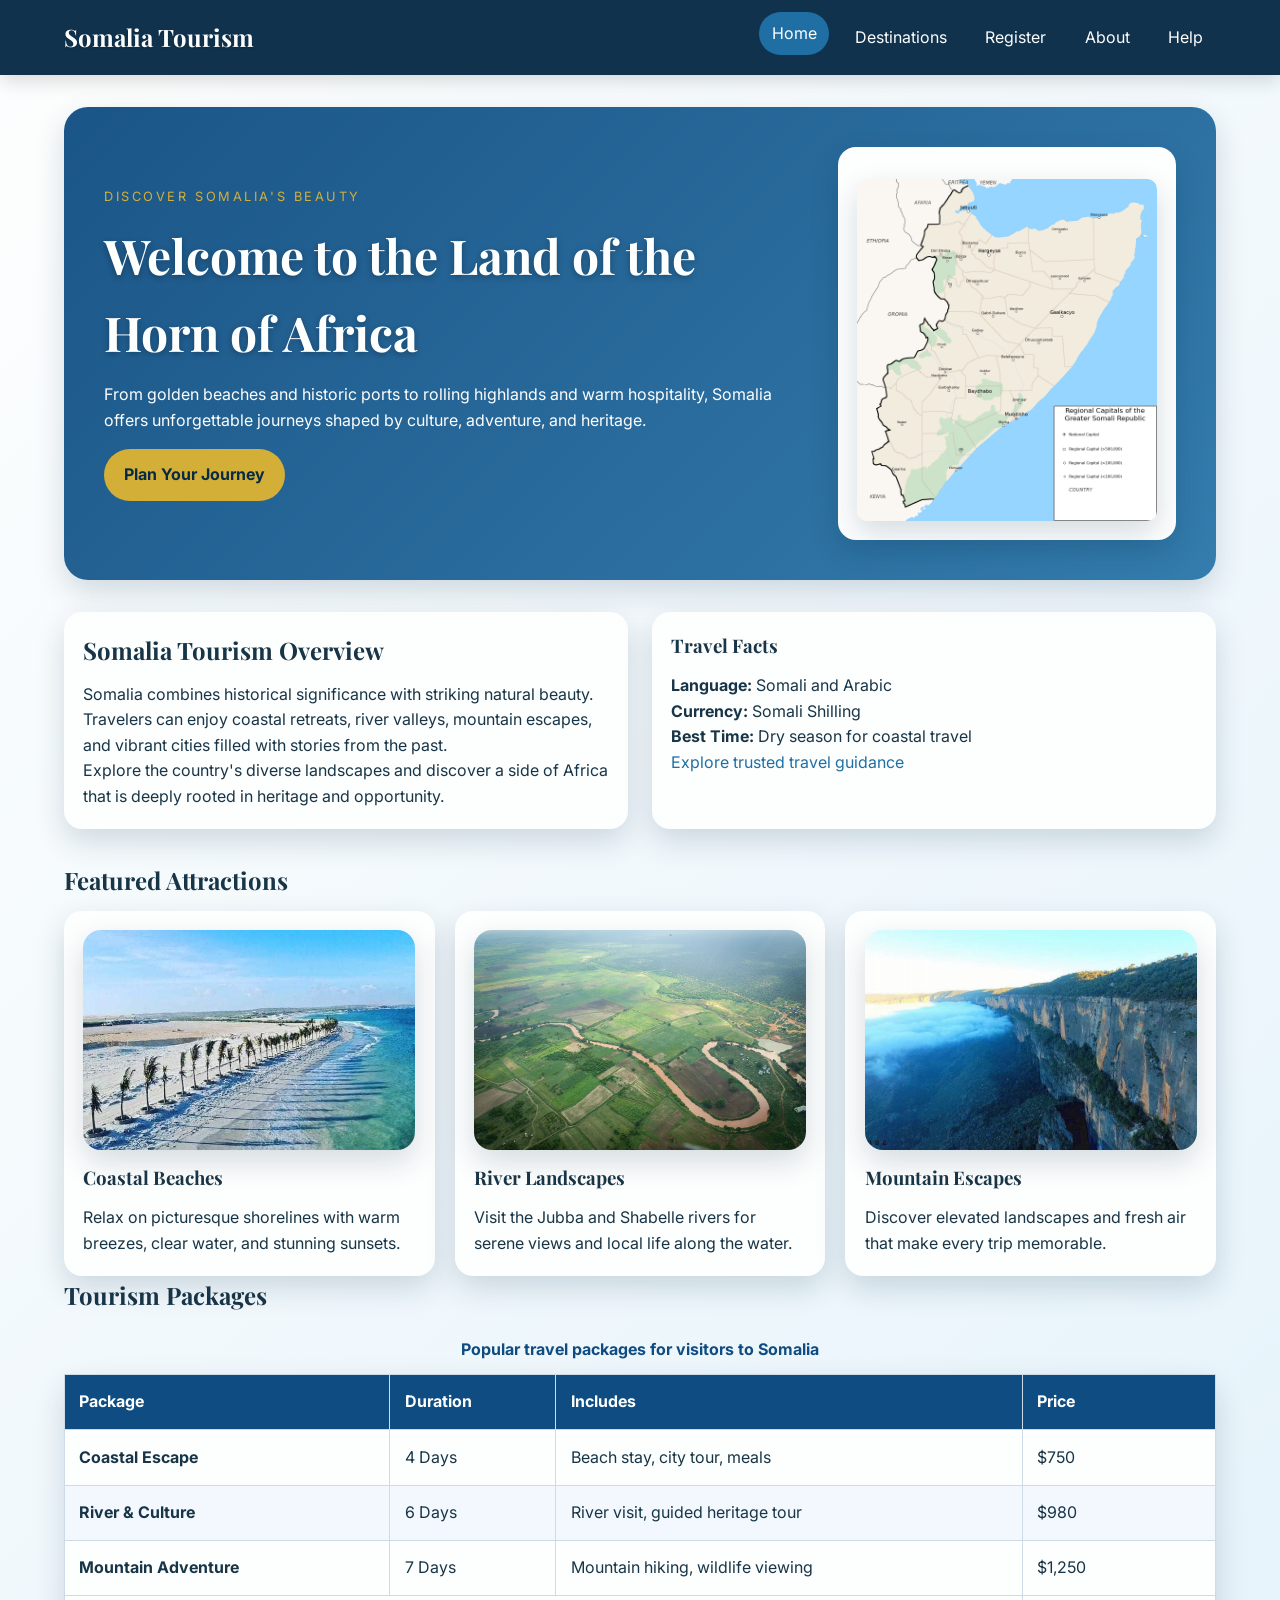
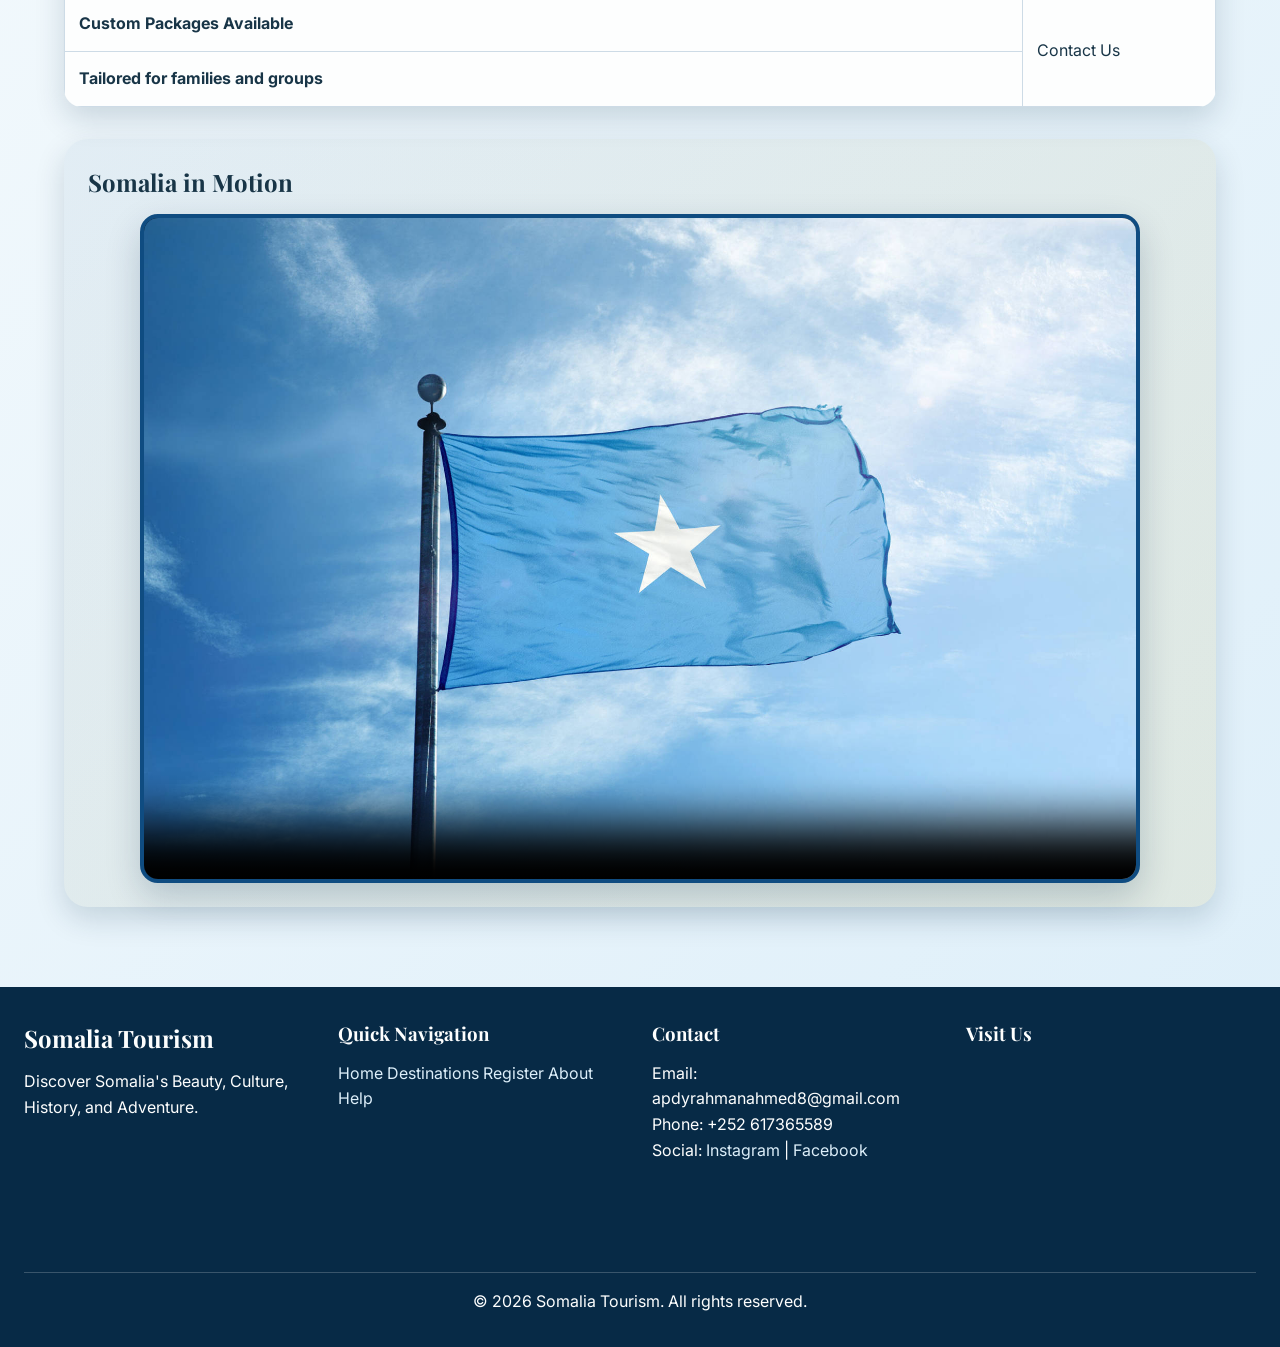
<file: index.html>
<!DOCTYPE html>
<html lang="en">
  <head>
    <meta charset="UTF-8" />
    <meta name="viewport" content="width=device-width, initial-scale=1.0" />
    <title>Somalia Tourism | Discover the Horn of Africa</title>
    <meta name="description" content="Explore Somalia's beauty, culture, history, and adventure through a professional tourism website." />
    <link rel="preconnect" href="https://fonts.googleapis.com" />
    <link rel="preconnect" href="https://fonts.gstatic.com" crossorigin />
    <link href="https://fonts.googleapis.com/css2?family=Inter:wght@400;500;700&family=Playfair+Display:wght@600;700&display=swap" rel="stylesheet" />
    <link rel="stylesheet" href="css/styles.css" />
  </head>
  <body>
    <header class="site-header">
      <nav class="top-nav" aria-label="Main navigation">
        <a class="brand" href="index.html">Somalia Tourism</a>
        <div class="nav-links">
          <a href="index.html" class="active">Home</a>
          <a href="destinations.html">Destinations</a>
          <a href="register.html">Register</a>
          <a href="about.html">About</a>
          <a href="help.html">Help</a>
        </div>
      </nav>
    </header>

    <main id="main-content">
      <section class="hero">
        <div class="hero-content">
          <p class="eyebrow">Discover Somalia's Beauty</p>
          <h1>Welcome to the Land of the Horn of Africa</h1>
          <p>From golden beaches and historic ports to rolling highlands and warm hospitality, Somalia offers unforgettable journeys shaped by culture, adventure, and heritage.</p>
          <a class="button-primary" href="register.html">Plan Your Journey</a>
        </div>
        <aside class="hero-card" aria-label="Quick travel highlights">
          <img src="images/somali map.png" alt="Map of Somalia" style="width: 300px; height: auto; margin-top: 0.8rem; border-radius: 10px; display: block;" />
        </aside>
      </section>

      <section class="overview-section">
        <article class="intro-card">
          <h2>Somalia Tourism Overview</h2>
          <p>Somalia combines historical significance with striking natural beauty. Travelers can enjoy coastal retreats, river valleys, mountain escapes, and vibrant cities filled with stories from the past.</p>
          <p>Explore the country's diverse landscapes and discover a side of Africa that is deeply rooted in heritage and opportunity.</p>
        </article>
        <aside class="facts-card">
          <h3>Travel Facts</h3>
          <p><strong>Language:</strong> Somali and Arabic</p>
          <p><strong>Currency:</strong> Somali Shilling</p>
          <p><strong>Best Time:</strong> Dry season for coastal travel</p>
          <a href="https://www.worldtravelguide.net/guides/africa/somalia/" target="_blank" rel="noopener">Explore trusted travel guidance</a>
        </aside>
      </section>

      <section class="featured-section" aria-labelledby="featured-title">
        <h2 id="featured-title">Featured Attractions</h2>
        <div class="card-grid">
          <article class="feature-card">
            <img src="images/ocean2.jpg" alt="An illustrated Somali beach with clear water and a bright sky" />
            <h3>Coastal Beaches</h3>
            <p>Relax on picturesque shorelines with warm breezes, clear water, and stunning sunsets.</p>
          </article>
          <article class="feature-card">
            <img src="images/shabelle.jpg" alt="An illustrated river landscape representing the Shabelle River" />
            <h3>River Landscapes</h3>
            <p>Visit the Jubba and Shabelle rivers for serene views and local life along the water.</p>
          </article>
          <article class="feature-card">
            <img src="images/daalo.jpg" alt="An illustrated mountain ridge under a bright sky" />
            <h3>Mountain Escapes</h3>
            <p>Discover elevated landscapes and fresh air that make every trip memorable.</p>
          </article>
        </div>
      </section>

      <section class="table-section">
        <h2>Tourism Packages</h2>
        <table>
          <caption>Popular travel packages for visitors to Somalia</caption>
          <thead>
            <tr>
              <th scope="col">Package</th>
              <th scope="col">Duration</th>
              <th scope="col">Includes</th>
              <th scope="col">Price</th>
            </tr>
          </thead>
          <tbody>
            <tr>
              <th scope="row">Coastal Escape</th>
              <td>4 Days</td>
              <td>Beach stay, city tour, meals</td>
              <td>$750</td>
            </tr>
            <tr>
              <th scope="row">River & Culture</th>
              <td>6 Days</td>
              <td>River visit, guided heritage tour</td>
              <td>$980</td>
            </tr>
            <tr>
              <th scope="row">Mountain Adventure</th>
              <td>7 Days</td>
              <td>Mountain hiking, wildlife viewing</td>
              <td>$1,250</td>
            </tr>
          </tbody>
          <tfoot>
            <tr>
              <th colspan="3" scope="row">Custom Packages Available</th>
              <td rowspan="2">Contact Us</td>
            </tr>
            <tr>
              <th colspan="3" scope="row">Tailored for families and groups</th>
            </tr>
          </tfoot>
        </table>
      </section>

      <section class="video-section">
        <h2>Somalia in Motion</h2>
        <video
          src="images/soma.mp4"
          title="A short video about Somalia"
          controls
          preload="metadata"
          playsinline
          poster="images/somali%20flag.jpg"
        >
          Your browser does not support the video tag.
        </video>
      </section>
    </main>

    <footer class="site-footer">
      <div class="footer-brand">
        <h2>Somalia Tourism</h2>
        <p>Discover Somalia's Beauty, Culture, History, and Adventure.</p>
      </div>
      <div class="footer-links">
        <h3>Quick Navigation</h3>
        <a href="index.html">Home</a>
        <a href="destinations.html">Destinations</a>
        <a href="register.html">Register</a>
        <a href="about.html">About</a>
        <a href="help.html">Help</a>
      </div>
      <div class="footer-contact">
        <h3>Contact</h3>
        <p>Email: apdyrahmanahmed8@gmail.com</p>
        <p>Phone: +252 617365589</p>
        <p>Social: <a href="https://www.instagram.com/updyrahman_ahmett91?igsh=ZzdhdG05Z3hycHI0" target="_blank" rel="noopener">Instagram</a> | <a href="https://www.facebook.com/share/19BimQEZcq/" target="_blank" rel="noopener">Facebook</a></p>
      </div>
      <div class="footer-map">
        <h3>Visit Us</h3>
        <iframe src="https://www.google.com/maps/embed?pb=!1m18!1m12!1m3!1d63443.2898760326!2d45.3181612!3d2.046934!2m3!1f0!2f0!3f0!3m2!1m1!2s0x3d5f5b4b4f4f4f4f%3A0x4a0b0f9b4f4f4f4f!5e0!3m2!1sen!2s!4v1710000000000" title="Map of Somalia" loading="lazy" allowfullscreen></iframe>
      </div>
      <p class="copyright">© 2026 Somalia Tourism. All rights reserved.</p>
    </footer>
  </body>
</html>
</file>
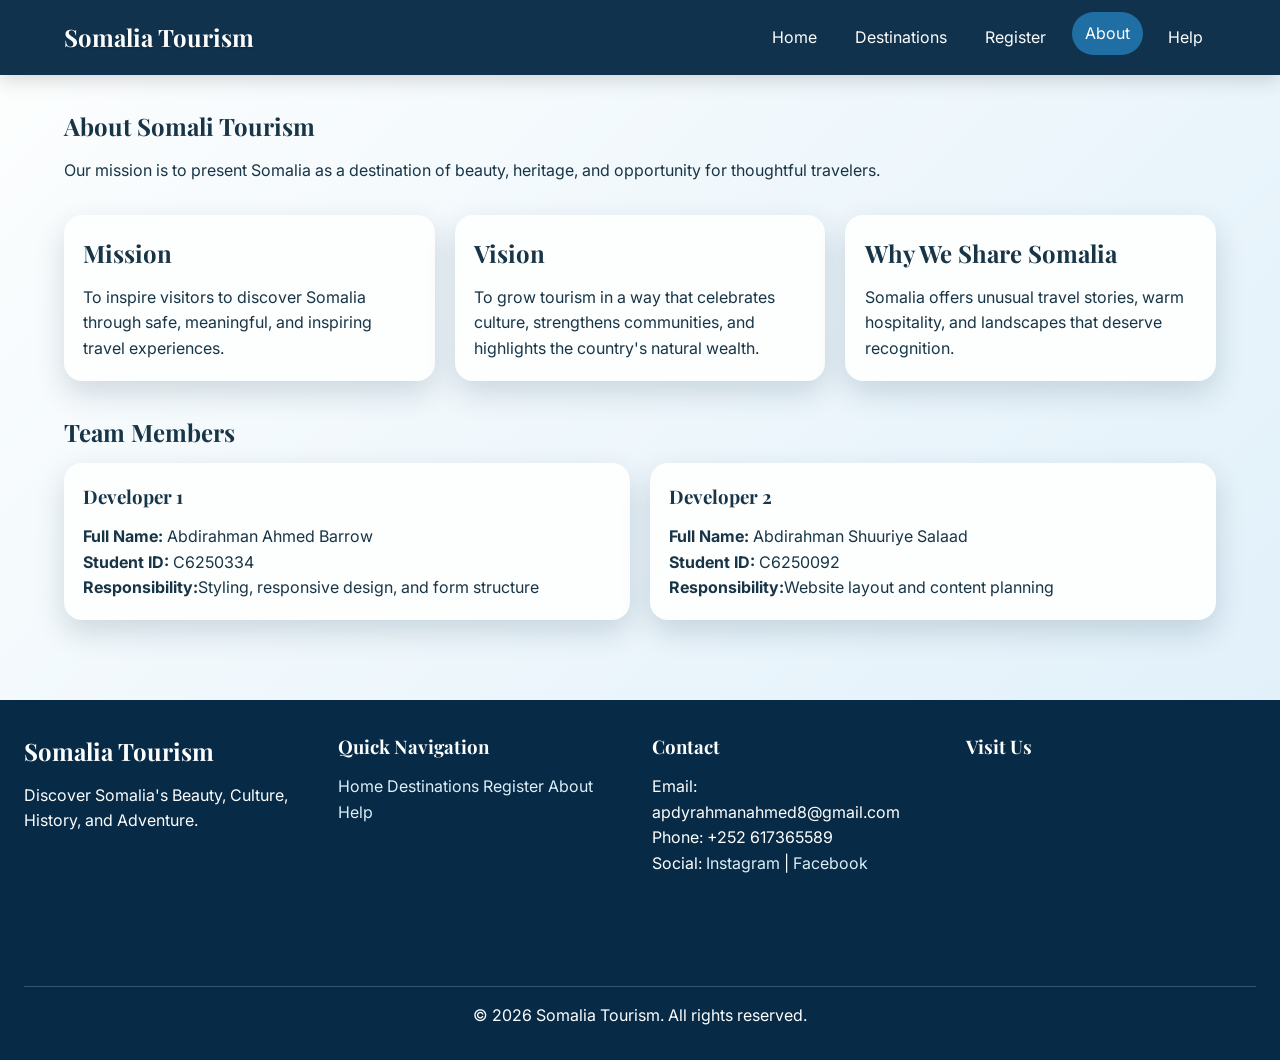
<file: about.html>
<!DOCTYPE html>
<html lang="en">
  <head>
    <meta charset="UTF-8" />
    <meta name="viewport" content="width=device-width, initial-scale=1.0" />
    <title>About Somalia Tourism</title>
    <link rel="preconnect" href="https://fonts.googleapis.com" />
    <link rel="preconnect" href="https://fonts.gstatic.com" crossorigin />
    <link href="https://fonts.googleapis.com/css2?family=Inter:wght@400;500;700&family=Playfair+Display:wght@600;700&display=swap" rel="stylesheet" />
    <link rel="stylesheet" href="css/styles.css" />
  </head>
  <body>
    <header class="site-header">
      <nav class="top-nav" aria-label="Main navigation">
        <a class="brand" href="index.html">Somalia Tourism</a>
        <div class="nav-links">
          <a href="index.html">Home</a>
          <a href="destinations.html">Destinations</a>
          <a href="register.html">Register</a>
          <a href="about.html" class="active">About</a>
          <a href="help.html">Help</a>
        </div>
      </nav>
    </header>

    <main>
      <section class="page-hero">
        <h1>About Somali Tourism</h1>
        <p>Our mission is to present Somalia as a destination of beauty, heritage, and opportunity for thoughtful travelers.</p>
      </section>

      <section class="about-grid">
        <article class="about-card">
          <h2>Mission</h2>
          <p>To inspire visitors to discover Somalia through safe, meaningful, and inspiring travel experiences.</p>
        </article>
        <article class="about-card">
          <h2>Vision</h2>
          <p>To grow tourism in a way that celebrates culture, strengthens communities, and highlights the country's natural wealth.</p>
        </article>
        <aside class="about-card">
          <h2>Why We Share Somalia</h2>
          <p>Somalia offers unusual travel stories, warm hospitality, and landscapes that deserve recognition.</p>
        </aside>
      </section>

      <section class="team-section">
        <h2>Team Members</h2>
        <div class="team-grid">
          <article class="team-card">
            <h3>Developer 1</h3>
            <p><strong>Full Name:</strong> Abdirahman Ahmed Barrow</p>
            <p><strong>Student ID:</strong> C6250334</p>
            <p><strong>Responsibility:</strong>Styling, responsive design, and form structure </p>
          </article>
          <article class="team-card">
            <h3>Developer 2</h3>
            <p><strong>Full Name:</strong> Abdirahman Shuuriye Salaad</p>
            <p><strong>Student ID:</strong> C6250092</p>
            <p><strong>Responsibility:</strong>Website layout and content planning </p>
          </article>
        </div>
      </section>
    </main>

    <footer class="site-footer">
      <div class="footer-brand">
        <h2>Somalia Tourism</h2>
        <p>Discover Somalia's Beauty, Culture, History, and Adventure.</p>
      </div>
      <div class="footer-links">
        <h3>Quick Navigation</h3>
        <a href="index.html">Home</a>
        <a href="destinations.html">Destinations</a>
        <a href="register.html">Register</a>
        <a href="about.html">About</a>
        <a href="help.html">Help</a>
      </div>
      <div class="footer-contact">
        <h3>Contact</h3>
        <p>Email: apdyrahmanahmed8@gmail.com</p>
        <p>Phone: +252 617365589</p>
        <p>Social: <a href="https://www.instagram.com/updyrahman_ahmett91?igsh=ZzdhdG05Z3hycHI0" target="_blank" rel="noopener">Instagram</a> | <a href="https://www.facebook.com/share/19BimQEZcq/" target="_blank" rel="noopener">Facebook</a></p>
      </div>
      <div class="footer-map">
        <h3>Visit Us</h3>
        <iframe src="https://www.google.com/maps/embed?pb=!1m18!1m12!1m3!1d63443.2898760326!2d45.3181612!3d2.046934!2m3!1f0!2f0!3f0!3m2!1m1!2s0x3d5f5b4b4f4f4f4f%3A0x4a0b0f9b4f4f4f4f!5e0!3m2!1sen!2s!4v1710000000000" title="Map of Somalia" loading="lazy" allowfullscreen></iframe>
      </div>
      <p class="copyright">© 2026 Somalia Tourism. All rights reserved.</p>
    </footer>
  </body>
</html>
</file>
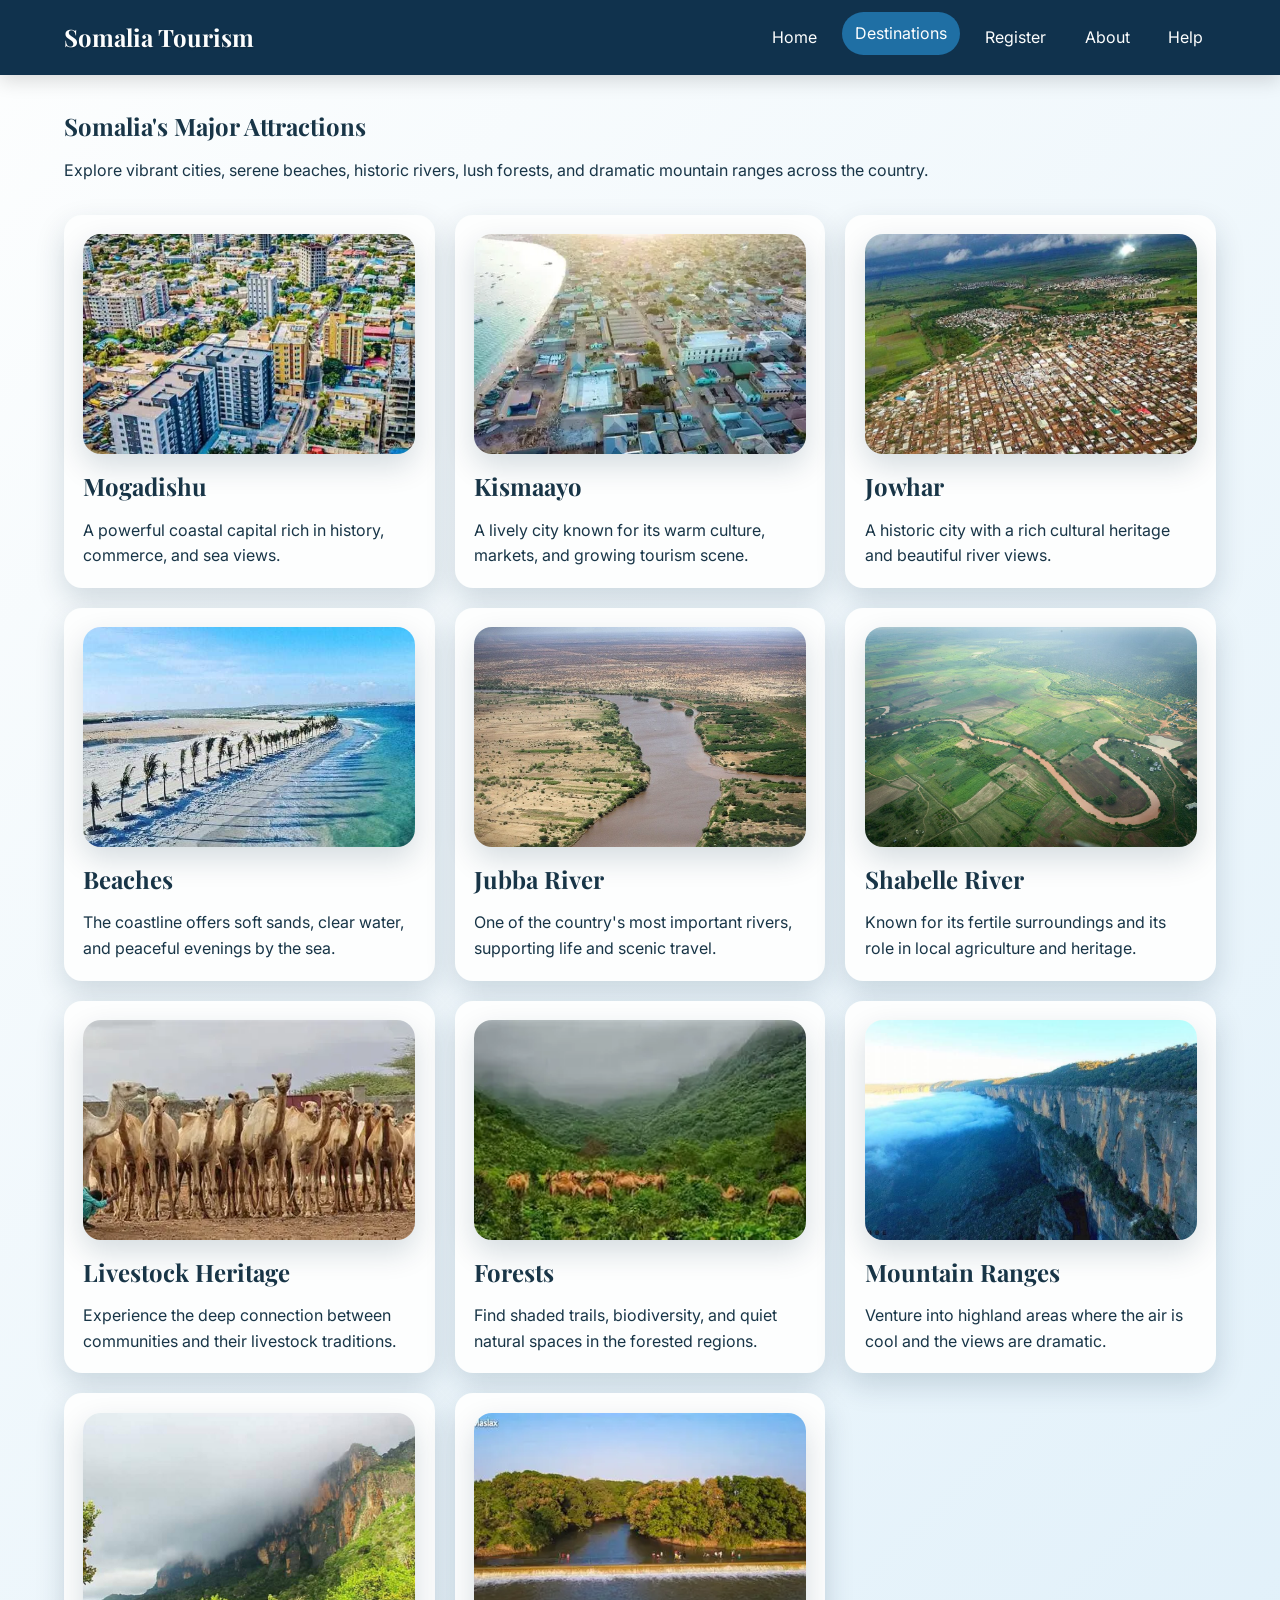
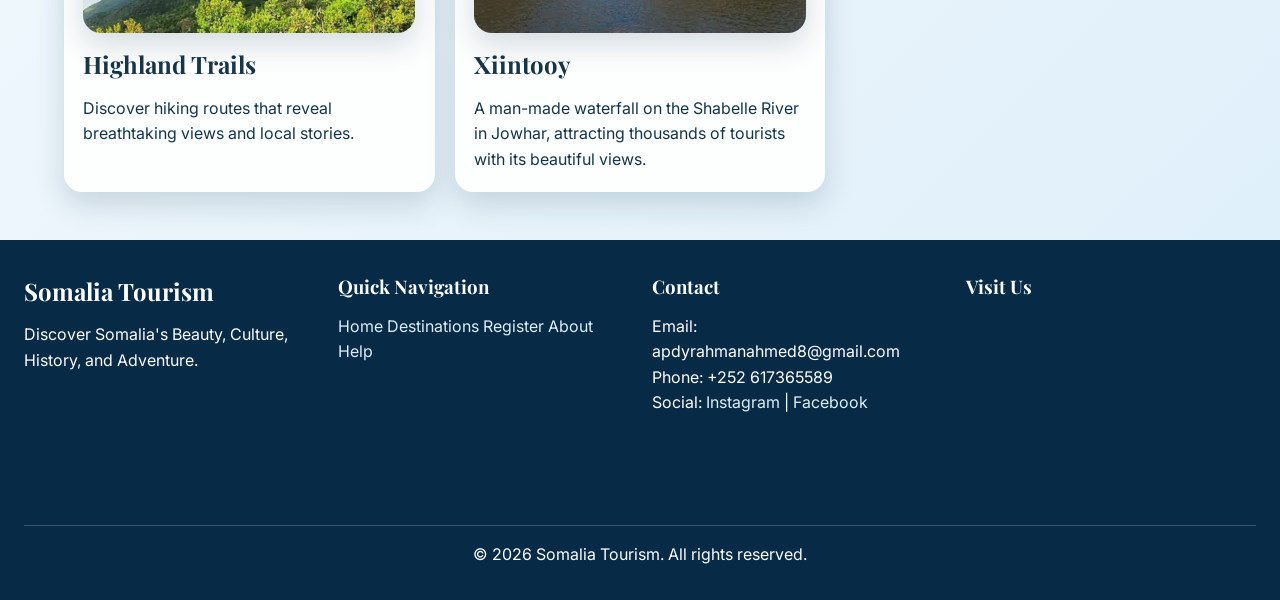
<file: destinations.html>
<!DOCTYPE html>
<html lang="en">
  <head>
    <meta charset="UTF-8" />
    <meta name="viewport" content="width=device-width, initial-scale=1.0" />
    <title>Somalia Destinations</title>
    <link rel="preconnect" href="https://fonts.googleapis.com" />
    <link rel="preconnect" href="https://fonts.gstatic.com" crossorigin />
    <link href="https://fonts.googleapis.com/css2?family=Inter:wght@400;500;700&family=Playfair+Display:wght@600;700&display=swap" rel="stylesheet" />
    <link rel="stylesheet" href="css/styles.css" />
  </head>
  <body>
    <header class="site-header">
      <nav class="top-nav" aria-label="Main navigation">
        <a class="brand" href="index.html">Somalia Tourism</a>
        <div class="nav-links">
          <a href="index.html">Home</a>
          <a href="destinations.html" class="active">Destinations</a>
          <a href="register.html">Register</a>
          <a href="about.html">About</a>
          <a href="help.html">Help</a>
        </div>
      </nav>
    </header>

    <main>
      <section class="page-hero">
        <h1>Somalia's Major Attractions</h1>
        <p>Explore vibrant cities, serene beaches, historic rivers, lush forests, and dramatic mountain ranges across the country.</p>
      </section>

      <section class="destinations-grid" aria-label="Somalia destinations gallery">
        <article class="destination-card">
          <img src="images/mogadishu.webp" alt="An illustrated view representing Mogadishu with a coastal skyline" />
          <h2>Mogadishu</h2>
          <p>A powerful coastal capital rich in history, commerce, and sea views.</p>
        </article>
        <article class="destination-card">
          <img src="images/kismaayo.webp" alt="An illustrated city scene representing Kismaayo" />
          <h2>Kismaayo</h2>
          <p>A lively city known for its warm culture, markets, and growing tourism scene.</p>
        </article>
        <article class="destination-card">
          <img src="images/jowhar.jpg" alt="An illustrated coastal city scene representing Jowhar" />
          <h2>Jowhar</h2>
          <p>A historic city with a rich cultural heritage and beautiful river views.</p>
        </article>
        <article class="destination-card">
          <img src="images/ocean2.jpg" alt="An illustrated Somali beach with clear water and bright sky" />
          <h2>Beaches</h2>
          <p>The coastline offers soft sands, clear water, and peaceful evenings by the sea.</p>
        </article>
        <article class="destination-card">
          <img src="images/jubba.jpg" alt="An illustrated river landscape representing the Jubba River" />
          <h2>Jubba River</h2>
          <p>One of the country's most important rivers, supporting life and scenic travel.</p>
        </article>
        <article class="destination-card">
          <img src="images/shabelle.jpg" alt="An illustrated river landscape representing the Shabelle River" />
          <h2>Shabelle River</h2>
          <p>Known for its fertile surroundings and its role in local agriculture and heritage.</p>
        </article>
        <article class="destination-card">
          <img src="images/live.webp" alt="An illustrated pastoral landscape with livestock in Somalia" />
          <h2>Livestock Heritage</h2>
          <p>Experience the deep connection between communities and their livestock traditions.</p>
        </article>
        <article class="destination-card">
          <img src="images/som_forest.webp" alt="An illustrated forest landscape with green trees" />
          <h2>Forests</h2>
          <p>Find shaded trails, biodiversity, and quiet natural spaces in the forested regions.</p>
        </article>
        <article class="destination-card">
          <img src="images/daalo.jpg" alt="An illustrated mountain ridge under a bright sky" />
          <h2>Mountain Ranges</h2>
          <p>Venture into highland areas where the air is cool and the views are dramatic.</p>
        </article>
        <article class="destination-card">
          <img src="images/calmadow.jpg" alt="An illustrated highland trail with mountain scenery" />
          <h2>Highland Trails</h2>
          <p>Discover hiking routes that reveal breathtaking views and local stories.</p>
        </article>
        <article class="destination-card">
          <img src="images/xiintoy.webp" alt="Xiintooy waterfall on the Shabelle River near Jowhar" />
          <h2>Xiintooy</h2>
          <p>A man-made waterfall on the Shabelle River in Jowhar, attracting thousands of tourists with its beautiful views.</p>
        </article>
      </section>
    </main>

    <footer class="site-footer">
      <div class="footer-brand">
        <h2>Somalia Tourism</h2>
        <p>Discover Somalia's Beauty, Culture, History, and Adventure.</p>
      </div>
      <div class="footer-links">
        <h3>Quick Navigation</h3>
        <a href="index.html">Home</a>
        <a href="destinations.html">Destinations</a>
        <a href="register.html">Register</a>
        <a href="about.html">About</a>
        <a href="help.html">Help</a>
      </div>
      <div class="footer-contact">
        <h3>Contact</h3>
        <p>Email: apdyrahmanahmed8@gmail.com</p>
        <p>Phone: +252 617365589</p>
        <p>Social: <a href="https://www.instagram.com/updyrahman_ahmett91?igsh=ZzdhdG05Z3hycHI0" target="_blank" rel="noopener">Instagram</a> | <a href="https://www.facebook.com/share/19BimQEZcq/" target="_blank" rel="noopener">Facebook</a></p>
      </div>
      <div class="footer-map">
        <h3>Visit Us</h3>
        <iframe src="https://www.google.com/maps/embed?pb=!1m18!1m12!1m3!1d63443.2898760326!2d45.3181612!3d2.046934!2m3!1f0!2f0!3f0!3m2!1m1!2s0x3d5f5b4b4f4f4f4f%3A0x4a0b0f9b4f4f4f4f!5e0!3m2!1sen!2s!4v1710000000000" title="Map of Somalia" loading="lazy" allowfullscreen></iframe>
      </div>
      <p class="copyright">© 2026 Somalia Tourism. All rights reserved.</p>
    </footer>
  </body>
</html>
</file>
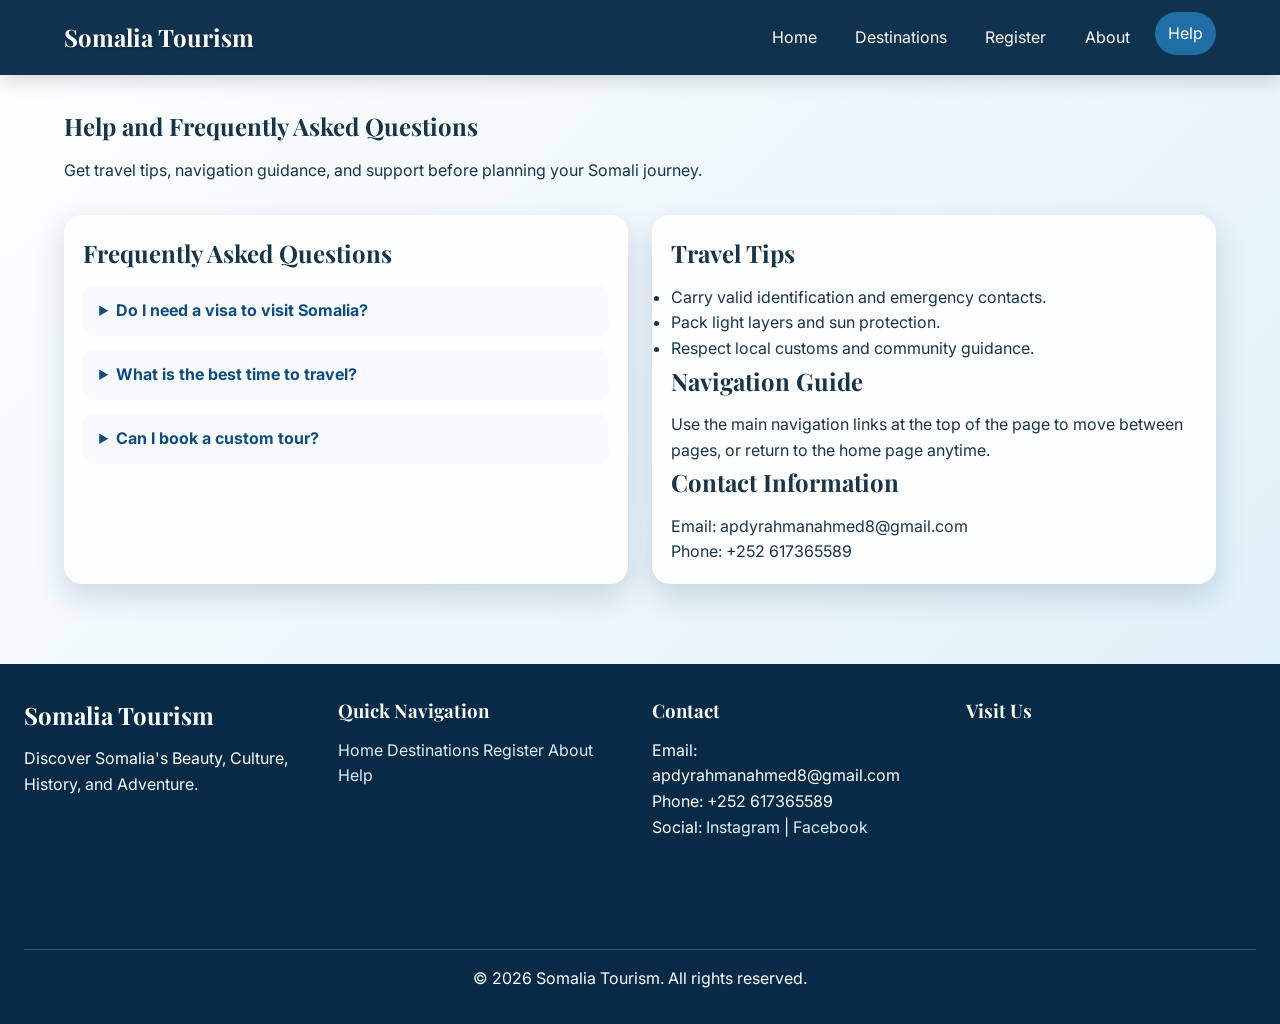
<file: help.html>
<!DOCTYPE html>
<html lang="en">
  <head>
    <meta charset="UTF-8" />
    <meta name="viewport" content="width=device-width, initial-scale=1.0" />
    <title>Help & FAQ</title>
    <link rel="preconnect" href="https://fonts.googleapis.com" />
    <link rel="preconnect" href="https://fonts.gstatic.com" crossorigin />
    <link href="https://fonts.googleapis.com/css2?family=Inter:wght@400;500;700&family=Playfair+Display:wght@600;700&display=swap" rel="stylesheet" />
    <link rel="stylesheet" href="css/styles.css" />
  </head>
  <body>
    <header class="site-header">
      <nav class="top-nav" aria-label="Main navigation">
        <a class="brand" href="index.html">Somalia Tourism</a>
        <div class="nav-links">
          <a href="index.html">Home</a>
          <a href="destinations.html">Destinations</a>
          <a href="register.html">Register</a>
          <a href="about.html">About</a>
          <a href="help.html" class="active">Help</a>
        </div>
      </nav>
    </header>

    <main>
      <section class="page-hero">
        <h1>Help and Frequently Asked Questions</h1>
        <p>Get travel tips, navigation guidance, and support before planning your Somali journey.</p>
      </section>

      <section class="help-layout">
        <div class="faq-list">
          <h2>Frequently Asked Questions</h2>
          <details>
            <summary>Do I need a visa to visit Somalia?</summary>
            <p>Travel requirements vary by nationality and current regulations. Please check official guidance before booking.</p>
          </details>
          <details>
            <summary>What is the best time to travel?</summary>
            <p>Dry seasons are often preferred for coastal and outdoor travel, while local conditions may vary.</p>
          </details>
          <details>
            <summary>Can I book a custom tour?</summary>
            <p>Yes. Our team can help organize tailored package options for families, couples, and small groups.</p>
          </details>
        </div>

        <aside class="help-sidebar">
          <article>
            <h2>Travel Tips</h2>
            <ul>
              <li>Carry valid identification and emergency contacts.</li>
              <li>Pack light layers and sun protection.</li>
              <li>Respect local customs and community guidance.</li>
            </ul>
          </article>
          <article>
            <h2>Navigation Guide</h2>
            <p>Use the main navigation links at the top of the page to move between pages, or return to the home page anytime.</p>
          </article>
          <article>
            <h2>Contact Information</h2>
            <p>Email: apdyrahmanahmed8@gmail.com</p>
            <p>Phone: +252 617365589</p>
          </article>
        </aside>
      </section>
    </main>

    <footer class="site-footer">
      <div class="footer-brand">
        <h2>Somalia Tourism</h2>
        <p>Discover Somalia's Beauty, Culture, History, and Adventure.</p>
      </div>
      <div class="footer-links">
        <h3>Quick Navigation</h3>
        <a href="index.html">Home</a>
        <a href="destinations.html">Destinations</a>
        <a href="register.html">Register</a>
        <a href="about.html">About</a>
        <a href="help.html">Help</a>
      </div>
      <div class="footer-contact">
        <h3>Contact</h3>
        <p>Email: apdyrahmanahmed8@gmail.com</p>
        <p>Phone: +252 617365589</p>
        <p>Social: <a href="https://www.instagram.com/updyrahman_ahmett91?igsh=ZzdhdG05Z3hycHI0" target="_blank" rel="noopener">Instagram</a> | <a href="https://www.facebook.com/share/19BimQEZcq/" target="_blank" rel="noopener">Facebook</a></p>
      </div>
      <div class="footer-map">
        <h3>Visit Us</h3>
        <iframe src="https://www.google.com/maps/embed?pb=!1m18!1m12!1m3!1d63443.2898760326!2d45.3181612!3d2.046934!2m3!1f0!2f0!3f0!3m2!1m1!2s0x3d5f5b4b4f4f4f4f%3A0x4a0b0f9b4f4f4f4f!5e0!3m2!1sen!2s!4v1710000000000" title="Map of Somalia" loading="lazy" allowfullscreen></iframe>
      </div>
      <p class="copyright">© 2026 Somalia Tourism. All rights reserved.</p>
    </footer>
  </body>
</html>
</file>
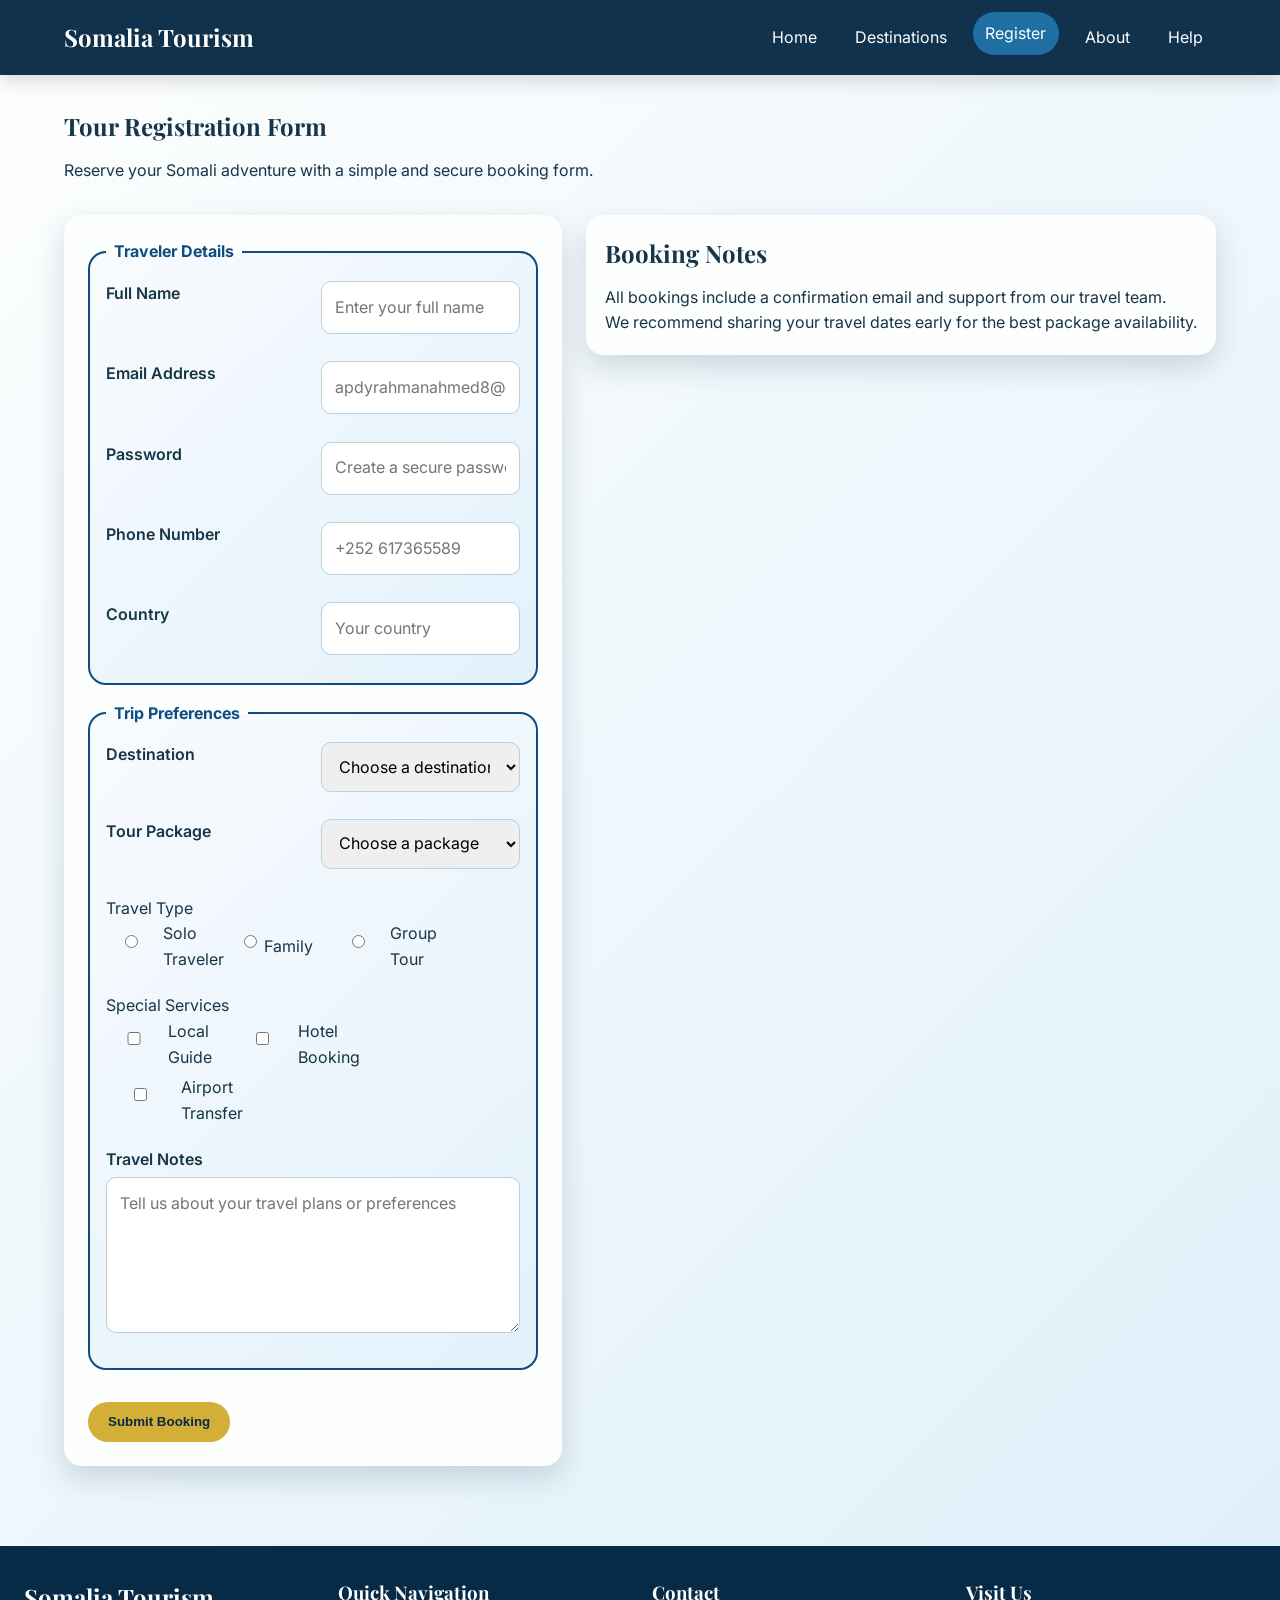
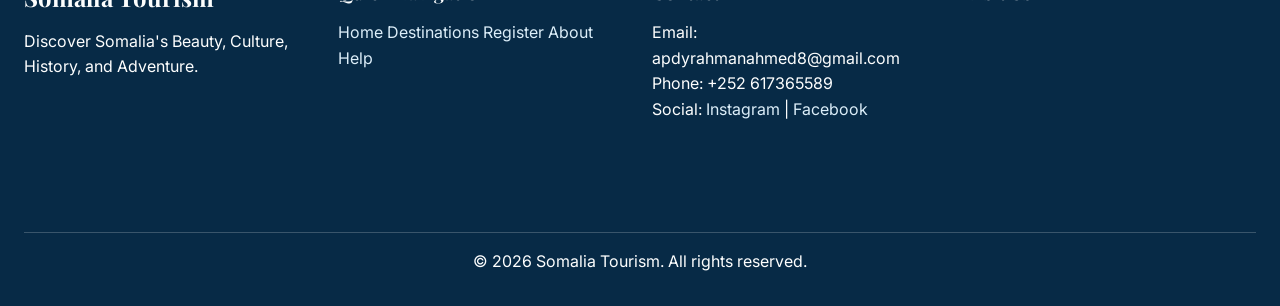
<file: register.html>
<!DOCTYPE html>
<html lang="en">
  <head>
    <meta charset="UTF-8" />
    <meta name="viewport" content="width=device-width, initial-scale=1.0" />
    <title>Register for a Somalia Tour</title>
    <link rel="preconnect" href="https://fonts.googleapis.com" />
    <link rel="preconnect" href="https://fonts.gstatic.com" crossorigin />
    <link href="https://fonts.googleapis.com/css2?family=Inter:wght@400;500;700&family=Playfair+Display:wght@600;700&display=swap" rel="stylesheet" />
    <link rel="stylesheet" href="css/styles.css" />
  </head>
  <body>
    <header class="site-header">
      <nav class="top-nav" aria-label="Main navigation">
        <a class="brand" href="index.html">Somalia Tourism</a>
        <div class="nav-links">
          <a href="index.html">Home</a>
          <a href="destinations.html">Destinations</a>
          <a href="register.html" class="active">Register</a>
          <a href="about.html">About</a>
          <a href="help.html">Help</a>
        </div>
      </nav>
    </header>

    <main>
      <section class="page-hero">
        <h1>Tour Registration Form</h1>
        <p>Reserve your Somali adventure with a simple and secure booking form.</p>
      </section>

      <section class="form-section">
        <form class="booking-form">
          <fieldset>
            <legend>Traveler Details</legend>
            <div class="form-grid">
              <label for="name">Full Name</label>
              <input id="name" name="name" type="text" placeholder="Enter your full name" required minlength="3" />

              <label for="email">Email Address</label>
              <input id="email" name="email" type="email" placeholder="apdyrahmanahmed8@gmail.com" required />

              <label for="password">Password</label>
              <input id="password" name="password" type="password" placeholder="Create a secure password" required minlength="8" />

              <label for="phone">Phone Number</label>
              <input id="phone" name="phone" type="tel" placeholder="+252 617365589" pattern="[+0-9\s-]{8,15}" required />

              <label for="country">Country</label>
              <input id="country" name="country" type="text" placeholder="Your country" required />
            </div>
          </fieldset>

          <fieldset>
            <legend>Trip Preferences</legend>
            <div class="form-grid">
              <label for="destination">Destination</label>
              <select id="destination" name="destination" required>
                <option value="">Choose a destination</option>
                <option value="mogadishu">Mogadishu</option>
                <option value="hargeisa">Hargeisa</option>
                <option value="bosaso">Bosaso</option>
                <option value="coast">Coastal Escape</option>
              </select>

              <label for="package">Tour Package</label>
              <select id="package" name="package" required>
                <option value="">Choose a package</option>
                <option value="beach">Coastal Escape</option>
                <option value="river">River & Culture</option>
                <option value="mountain">Mountain Adventure</option>
              </select>
            </div>

            <div class="radio-group">
              <p>Travel Type</p>
              <label><input type="radio" name="travel-type" value="solo" /> Solo Traveler</label>
              <label><input type="radio" name="travel-type" value="family" /> Family</label>
              <label><input type="radio" name="travel-type" value="group" /> Group Tour</label>
            </div>

            <div class="checkbox-group">
              <p>Special Services</p>
              <label><input type="checkbox" name="services" value="guide" /> Local Guide</label>
              <label><input type="checkbox" name="services" value="hotel" /> Hotel Booking</label>
              <label><input type="checkbox" name="services" value="transport" /> Airport Transfer</label>
            </div>

            <label for="message">Travel Notes</label>
            <textarea id="message" name="message" rows="5" placeholder="Tell us about your travel plans or preferences"></textarea>
          </fieldset>

          <button class="button-primary" type="submit">Submit Booking</button>
        </form>

        <aside class="booking-notes">
          <h2>Booking Notes</h2>
          <p>All bookings include a confirmation email and support from our travel team.</p>
          <p>We recommend sharing your travel dates early for the best package availability.</p>
        </aside>
      </section>
    </main>

    <footer class="site-footer">
      <div class="footer-brand">
        <h2>Somalia Tourism</h2>
        <p>Discover Somalia's Beauty, Culture, History, and Adventure.</p>
      </div>
      <div class="footer-links">
        <h3>Quick Navigation</h3>
        <a href="index.html">Home</a>
        <a href="destinations.html">Destinations</a>
        <a href="register.html">Register</a>
        <a href="about.html">About</a>
        <a href="help.html">Help</a>
      </div>
      <div class="footer-contact">
        <h3>Contact</h3>
        <p>Email: apdyrahmanahmed8@gmail.com</p>
        <p>Phone: +252 617365589</p>
        <p>Social: <a href="https://www.instagram.com/updyrahman_ahmett91?igsh=ZzdhdG05Z3hycHI0" target="_blank" rel="noopener">Instagram</a> | <a href="https://www.facebook.com/share/19BimQEZcq/" target="_blank" rel="noopener">Facebook</a></p>
      </div>
      <div class="footer-map">
        <h3>Visit Us</h3>
        <iframe src="https://www.google.com/maps/embed?pb=!1m18!1m12!1m3!1d63443.2898760326!2d45.3181612!3d2.046934!2m3!1f0!2f0!3f0!3m2!1m1!2s0x3d5f5b4b4f4f4f4f%3A0x4a0b0f9b4f4f4f4f!5e0!3m2!1sen!2s!4v1710000000000" title="Map of Somalia" loading="lazy" allowfullscreen></iframe>
      </div>
      <p class="copyright">© 2026 Somalia Tourism. All rights reserved.</p>
    </footer>
  </body>
</html>
</file>
<file: css/styles.css>
:root {
  --primary-blue: #0f4c81;
  --secondary-blue: #1f6fa4;
  --deep-blue: #072a46;
  --sky-blue: #dceef9;
  --white: #fdfefe;
  --gold: #d4af37;
  --text: #183547;
  --shadow: 0 12px 30px rgba(7, 42, 70, 0.16);
  --radius: 18px;
  --max-width: 1200px;
}

* {
  box-sizing: border-box;
  margin: 0;
  padding: 0;
}

body {
  font-family: 'Inter', sans-serif;
  line-height: 1.6;
  color: var(--text);
  background: linear-gradient(135deg, var(--white), var(--sky-blue));
}

a {
  color: var(--secondary-blue);
  text-decoration: none;
  transition: all 0.3s ease;
}

a:hover,
a:focus {
  color: var(--primary-blue);
}

img,
video {
  width: 100%;
  display: block;
  border-radius: var(--radius);
}

img {
  height: auto;
  box-shadow: var(--shadow);
}

header,
main,
footer {
  width: 100%;
}

.site-header {
  position: sticky;
  top: 0;
  z-index: 1000;
  background: rgba(7, 42, 70, 0.96);
  box-shadow: 0 6px 18px rgba(0, 0, 0, 0.14);
}

.top-nav {
  max-width: var(--max-width);
  margin: 0 auto;
  display: flex;
  justify-content: space-between;
  align-items: center;
  padding: 1rem 1.5rem;
  flex-wrap: wrap;
  gap: 1rem;
}

.brand {
  font-family: 'Playfair Display', serif;
  font-size: 1.5rem;
  color: var(--white);
  font-weight: 700;
  text-shadow: 0 1px 2px rgba(0, 0, 0, 0.25);
}

.nav-links {
  display: flex;
  gap: 0.8rem;
  flex-wrap: wrap;
}

.nav-links a {
  color: var(--white);
  padding: 0.55rem 0.8rem;
  border-radius: 999px;
  transition: transform 0.3s ease, background-color 0.3s ease;
}

.nav-links a:hover,
.nav-links a:focus,
.nav-links a.active {
  background: var(--secondary-blue);
  transform: translateY(-4px);
}

main {
  max-width: var(--max-width);
  margin: 0 auto;
  padding: 2rem 1.5rem 3rem;
}

.hero,
.page-hero,
.overview-section,
.table-section,
.video-section,
.form-section,
.about-grid,
.team-section,
.help-layout {
  margin-bottom: 2rem;
}

.hero {
  display: flex;
  gap: 1.5rem;
  align-items: center;
  background: linear-gradient(135deg, rgba(15, 76, 129, 0.95), rgba(31, 111, 164, 0.9));
  color: var(--white);
  padding: 2.5rem;
  border-radius: 24px;
  box-shadow: var(--shadow);
}

.hero-content {
  flex: 2;
}

.eyebrow {
  color: var(--gold);
  text-transform: uppercase;
  letter-spacing: 0.2em;
  font-size: 0.8rem;
  margin-bottom: 0.6rem;
}

h1,
h2,
h3 {
  font-family: 'Playfair Display', serif;
  margin-bottom: 0.75rem;
}

.hero h1 {
  font-size: clamp(2rem, 4vw, 3rem);
  text-shadow: 0 2px 6px rgba(0, 0, 0, 0.3);
}

.hero-card,
.intro-card,
.facts-card,
.feature-card,
.destination-card,
.about-card,
.team-card,
.faq-list,
.help-sidebar,
.booking-notes {
  background: var(--white);
  border-radius: var(--radius);
  box-shadow: var(--shadow);
  padding: 1.2rem;
  transition: transform 0.3s ease, box-shadow 0.3s ease;
}

.hero-card:hover,
.intro-card:hover,
.feature-card:hover,
.destination-card:hover,
.about-card:hover,
.team-card:hover,
.faq-list:hover,
.help-sidebar:hover,
.booking-notes:hover {
  transform: translateY(-5px);
  box-shadow: 0 16px 35px rgba(7, 42, 70, 0.18);
}

.button-primary {
  display: inline-block;
  margin-top: 1rem;
  padding: 0.8rem 1.25rem;
  background: var(--gold);
  color: var(--deep-blue);
  border-radius: 999px;
  font-weight: 700;
  border: none;
  cursor: pointer;
  transition: transform 0.3s ease, background-color 0.3s ease;
}

.button-primary:hover,
.button-primary:focus {
  background: #f2cb4a;
  transform: translateY(-3px);
}

.overview-section {
  display: flex;
  gap: 1.5rem;
  align-items: stretch;
}

.intro-card,
.facts-card {
  flex: 1;
}

.card-grid,
.destinations-grid,
.team-grid {
  display: grid;
  gap: 1.25rem;
  grid-template-columns: repeat(3, minmax(0, 1fr));
}

.feature-card img,
.destination-card img {
  height: 220px;
  object-fit: cover;
  margin-bottom: 0.8rem;
}

.table-section table {
  width: 100%;
  border-collapse: collapse;
  background: var(--white);
  border-radius: var(--radius);
  overflow: hidden;
  box-shadow: var(--shadow);
}

.table-section caption {
  caption-side: top;
  padding: 0.7rem 0;
  font-weight: 700;
  color: var(--primary-blue);
}

.table-section th,
.table-section td {
  border: 1px solid #cddbe6;
  padding: 0.9rem;
  text-align: left;
}

.table-section thead {
  background: var(--primary-blue);
  color: var(--white);
}

.table-section tbody tr:nth-child(even) {
  background: #f2f8fd;
}

.table-section tbody tr:hover {
  background: #dceef9;
}

.video-section {
  background: linear-gradient(135deg, rgba(15, 76, 129, 0.06), rgba(212, 175, 55, 0.12));
  padding: 1.5rem;
  border-radius: 24px;
  box-shadow: var(--shadow);
}

.video-section video {
  width: 100%;
  max-width: 1000px;
  margin: 0 auto;
  border: 4px solid var(--primary-blue);
  border-radius: 18px;
  box-shadow: 0 14px 35px rgba(7, 42, 70, 0.2);
  background: #000;
}

.form-section {
  display: flex;
  gap: 1.5rem;
  align-items: flex-start;
}

.booking-form {
  flex: 2;
  background: var(--white);
  padding: 1.5rem;
  border-radius: var(--radius);
  box-shadow: var(--shadow);
}

fieldset {
  border: 2px solid var(--primary-blue);
  border-radius: var(--radius);
  padding: 1rem;
  margin-bottom: 1rem;
  background: linear-gradient(135deg, #f8fbfe, #e3f1fb);
}

legend {
  padding: 0 0.5rem;
  font-weight: 700;
  color: var(--primary-blue);
}

.form-grid {
  display: grid;
  grid-template-columns: 1fr 1fr;
  gap: 1rem;
}

label {
  display: block;
  margin-bottom: 0.3rem;
  font-weight: 600;
}

input,
select,
textarea {
  width: 100%;
  padding: 0.8rem;
  border: 1px solid #b8d0e0;
  border-radius: 10px;
  margin-bottom: 0.7rem;
  font: inherit;
}

input:focus,
select:focus,
textarea:focus {
  outline: 2px solid var(--gold);
  border-color: var(--gold);
}

.radio-group,
.checkbox-group {
  margin: 1rem 0;
}

.radio-group label,
.checkbox-group label {
  display: inline-flex;
  align-items: center;
  gap: 0.4rem;
  margin-right: 1rem;
  font-weight: 400;
}

.about-grid {
  display: grid;
  grid-template-columns: repeat(3, 1fr);
  gap: 1.25rem;
}

.team-grid {
  grid-template-columns: repeat(2, minmax(0, 1fr));
}

.help-layout {
  display: flex;
  gap: 1.5rem;
}

.faq-list,
.help-sidebar {
  flex: 1;
}

details {
  background: #f7fbff;
  padding: 0.8rem 1rem;
  border-radius: 12px;
  margin-bottom: 0.8rem;
}

summary {
  cursor: pointer;
  font-weight: 700;
  color: var(--primary-blue);
}

.site-footer {
  background: var(--deep-blue);
  color: var(--white);
  padding: 2rem 1.5rem;
  display: grid;
  grid-template-columns: repeat(4, minmax(0, 1fr));
  gap: 1.5rem;
  align-items: start;
}

.site-footer a {
  color: #dceef9;
}

.site-footer a:hover,
.site-footer a:focus {
  color: var(--gold);
}

.copyright {
  grid-column: 1 / -1;
  border-top: 1px solid rgba(255, 255, 255, 0.2);
  padding-top: 1rem;
  text-align: center;
}

.site-footer iframe {
  height: 180px;
  border: 0;
}

@media (max-width: 900px) {
  .card-grid,
  .destinations-grid,
  .team-grid,
  .about-grid,
  .site-footer {
    grid-template-columns: repeat(2, minmax(0, 1fr));
  }

  .hero,
  .overview-section,
  .form-section,
  .help-layout {
    flex-direction: column;
  }
}

@media (max-width: 600px) {
  .top-nav,
  .nav-links,
  .form-grid,
  .card-grid,
  .destinations-grid,
  .team-grid,
  .about-grid,
  .site-footer {
    grid-template-columns: 1fr;
    flex-direction: column;
  }

  .hero,
  .page-hero,
  main {
    padding: 1.2rem;
  }

  .nav-links {
    width: 100%;
  }

  .nav-links a {
    width: 100%;
    text-align: center;
  }
}
</file>
